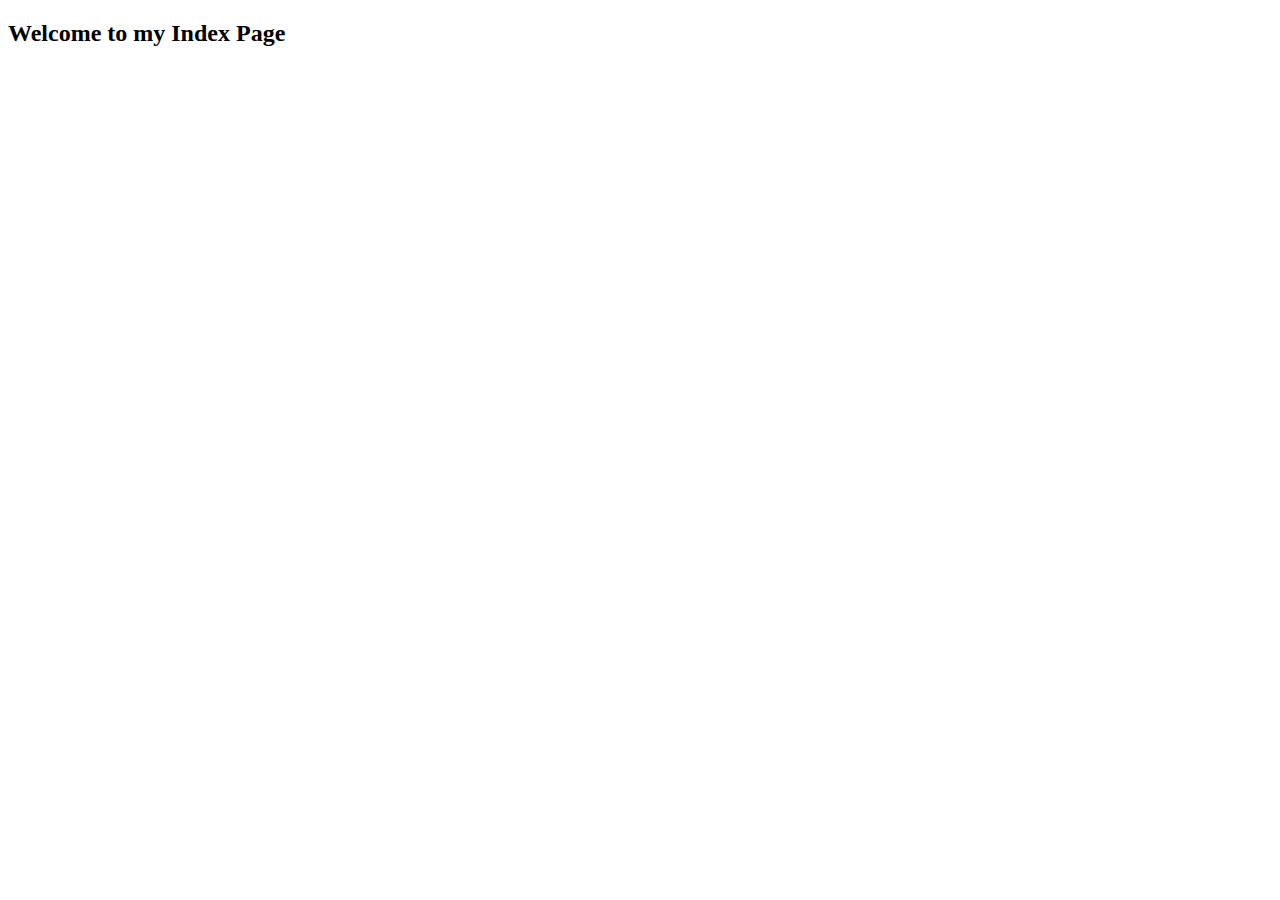
<file: frontEnd/online CBT-test for Computer-Scientist/index.html>
<!DOCTYPE html>
<html lang="en">
<head>
    <meta charset="UTF-8">
    <meta name="viewport" content="width=device-width, initial-scale=1.0">
    <title>Document</title>
</head>
<body>
    <h2>Welcome to my Index Page</h2>
</body>
</html>
</file>
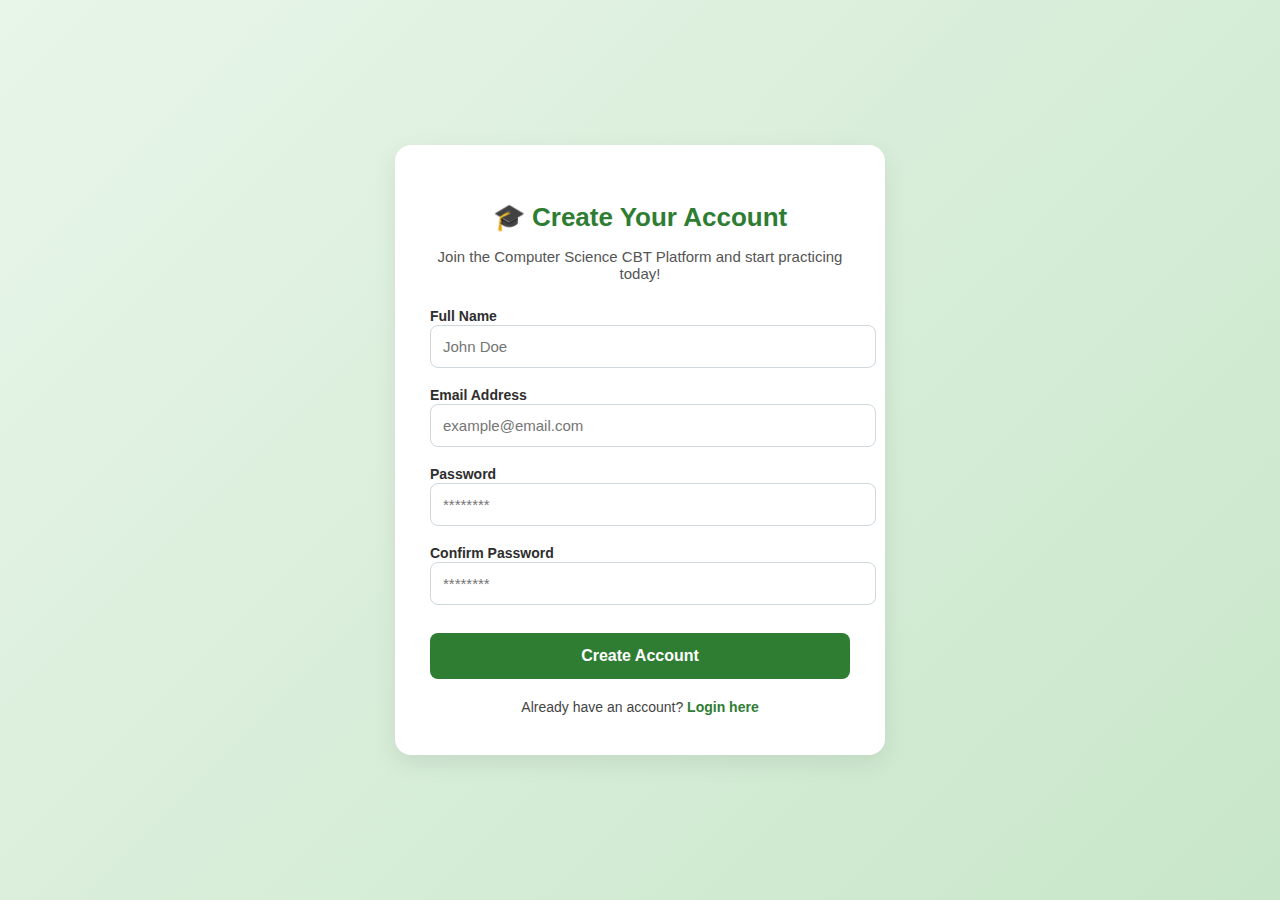
<file: frontEnd/online-CBT-test-for-Computer-Scientist/pages/register.html>
<!DOCTYPE html>
<html lang="en">
<head>
  <meta charset="UTF-8" />
  <meta name="viewport" content="width=device-width, initial-scale=1" />
  <title>Register | CS CBT Portal</title>
  <link rel="stylesheet" href="../css/style.css" />
  <style>
    /* ---------- Registration Page Styling ---------- */
    body {
      display: flex;
      align-items: center;
      justify-content: center;
      min-height: 100vh;
      background: linear-gradient(135deg, #e8f5e9, #c8e6c9);
      font-family: 'Segoe UI', Tahoma, sans-serif;
    }

    .register-container {
      background: #fff;
      width: 100%;
      max-width: 420px;
      padding: 40px 35px;
      border-radius: 16px;
      box-shadow: 0 8px 24px rgba(0, 0, 0, 0.08);
      text-align: center;
      animation: fadeIn 0.5s ease-in-out;
    }

    @keyframes fadeIn {
      from { opacity: 0; transform: translateY(20px); }
      to { opacity: 1; transform: translateY(0); }
    }

    .register-container h1 {
      color: #2e7d32;
      font-size: 26px;
      margin-bottom: 10px;
    }

    .register-container p {
      color: #555;
      margin-bottom: 25px;
      font-size: 15px;
    }

    .register-container form {
      display: flex;
      flex-direction: column;
      gap: 18px;
      text-align: left;
    }

    label {
      font-weight: 600;
      font-size: 14px;
      margin-bottom: 4px;
      color: #2e2e2e;
    }

    input {
      width: 100%;
      padding: 12px;
      font-size: 15px;
      border: 1.8px solid #cfd8dc;
      border-radius: 8px;
      outline: none;
      transition: border 0.3s ease;
    }

    input:focus {
      border-color: #2e7d32;
      box-shadow: 0 0 0 2px rgba(46, 125, 50, 0.2);
    }

    .btn {
      background: #2e7d32;
      color: #fff;
      padding: 14px;
      font-size: 16px;
      border: none;
      border-radius: 8px;
      cursor: pointer;
      font-weight: 600;
      margin-top: 10px;
      transition: background 0.3s ease;
    }

    .btn:hover {
      background: #256728;
    }

    .error {
      color: #c62828;
      font-size: 14px;
      margin-top: -10px;
      margin-bottom: 5px;
      display: none;
    }

    .login-link {
      margin-top: 20px;
      font-size: 14px;
      color: #444;
    }

    .login-link a {
      color: #2e7d32;
      font-weight: bold;
      text-decoration: none;
    }

    .login-link a:hover {
      text-decoration: underline;
    }

    @media (max-width: 500px) {
      .register-container {
        margin: 0 15px;
        padding: 30px 25px;
      }
    }
  </style>
</head>
<body>
  <div class="register-container">
    <h1>🎓 Create Your Account</h1>
    <p>Join the Computer Science CBT Platform and start practicing today!</p>

    <form id="registerForm">
      <div>
        <label for="fullname">Full Name</label>
        <input type="text" id="fullname" placeholder="John Doe" required />
      </div>

      <div>
        <label for="email">Email Address</label>
        <input type="email" id="email" placeholder="example@email.com" required />
      </div>

      <div>
        <label for="password">Password</label>
        <input type="password" id="password" placeholder="********" minlength="6" required />
      </div>

      <div>
        <label for="confirmPassword">Confirm Password</label>
        <input type="password" id="confirmPassword" placeholder="********" required />
        <div class="error" id="passwordError">⚠️ Passwords do not match.</div>
      </div>

      <button type="submit" class="btn">Create Account</button>
    </form>

    <div class="login-link">
      Already have an account? <a href="pages\index.html">Login here</a>
    </div>
  </div>

  <script>
    const form = document.getElementById("registerForm");
    const passwordError = document.getElementById("passwordError");

    form.addEventListener("submit", (e) => {
      e.preventDefault();

      const fullName = document.getElementById("fullname").value.trim();
      const email = document.getElementById("email").value.trim();
      const password = document.getElementById("password").value;
      const confirmPassword = document.getElementById("confirmPassword").value;

      // ✅ Basic validation
      if (password !== confirmPassword) {
        passwordError.style.display = "block";
        return;
      } else {
        passwordError.style.display = "none";
      }

      // ✅ Save user to localStorage (for demo)
      const user = {
        fullName,
        email,
        password,
        registeredAt: new Date().toISOString(),
      };

      localStorage.setItem("cs_cbt_user", JSON.stringify(user));

      // ✅ Redirect to dashboard
      alert("✅ Registration successful! Redirecting to your dashboard...");
      window.location.href = "dashboard.html";
    });
  </script>
</body>
</html>
</file>
<file: frontEnd/online-CBT-test-for-Computer-Scientist/css/style.css>
/* Base */
:root {
  --bg: #f8fdf8;
  --text: #1a202c;
  --muted: #4a5568;
  --card: #ffffff;
  --radius: 10px;
  font-family: 'Segoe UI', Roboto, sans-serif;
  -webkit-font-smoothing: antialiased;
}

/* 🌿 Emerald Theme */
body.theme-emerald {
  --accent: #2f855a;
  --accent-dark: #276749;
}

/* 🍃 Mint Theme */
body.theme-mint {
  --accent: #38a169;
  --accent-dark: #2f855a;
}

/* 🌲 Forest Theme */
body.theme-forest {
  --accent: #22543d;
  --accent-dark: #1c4532;
}

/* Layout */
body {
  background: var(--bg);
  color: var(--text);
  margin: 0;
}

.container {
  max-width: 1100px;
  margin: 0 auto;
  padding: 20px;
}

/* Header */
.site-header {
  background: var(--card);
  box-shadow: 0 2px 10px rgba(0,0,0,0.05);
  position: sticky;
  top: 0;
  z-index: 10;
}

.header-inner {
  display: flex;
  align-items: center;
  justify-content: space-between;
}

.logo-mark {
  width: 30px;
  height: 30px;
  background: var(--accent);
  border-radius: 6px;
  display: inline-block;
}

.logo-text {
  font-weight: 700;
  font-size: 20px;
  margin-left: 8px;
}

.nav {
  display: flex;
  gap: 12px;
  align-items: center;
}

.nav-cta {
  background: var(--accent);
  color: #fff;
  padding: 8px 14px;
  border-radius: var(--radius);
  text-decoration: none;
  transition: background 0.2s;
}

.nav-cta:hover {
  background: var(--accent-dark);
}

/* Theme selector */
.theme-select {
  padding: 6px 8px;
  border-radius: var(--radius);
  border: 1px solid #ccc;
  font-size: 14px;
}

/* Hero */
.hero {
  text-align: center;
  padding: 60px 20px;
}

.hero h1 {
  font-size: 36px;
  margin-bottom: 10px;
}

.hero p {
  font-size: 18px;
  color: var(--muted);
  margin-bottom: 20px;
}

.btn.primary {
  display: inline-block;
  background: var(--accent);
  color: #fff;
  padding: 12px 24px;
  border-radius: var(--radius);
  text-decoration: none;
  font-weight: bold;
  transition: background 0.2s;
}

.btn.primary:hover {
  background: var(--accent-dark);
}

/* Subjects */
.subjects {
  margin-top: 40px;
}

.subject-grid {
  display: grid;
  grid-template-columns: repeat(auto-fit, minmax(220px, 1fr));
  gap: 20px;
}

.subject-card {
  background: var(--card);
  border: 1px solid #e2e8f0;
  border-radius: var(--radius);
  padding: 30px;
  text-align: center;
  box-shadow: 0 3px 10px rgba(0,0,0,0.05);
  transition: transform 0.2s;
}

.subject-card:hover {
  transform: translateY(-4px);
}

/* Footer */
.site-footer {
  background: var(--card);
  text-align: center;
  padding: 20px;
  margin-top: 60px;
  font-size: 14px;
  color: var(--muted);
}

/* Responsive */
@media (max-width: 768px) {
  .hero h1 { font-size: 28px; }
  .hero p { font-size: 16px; }
}
</file>
